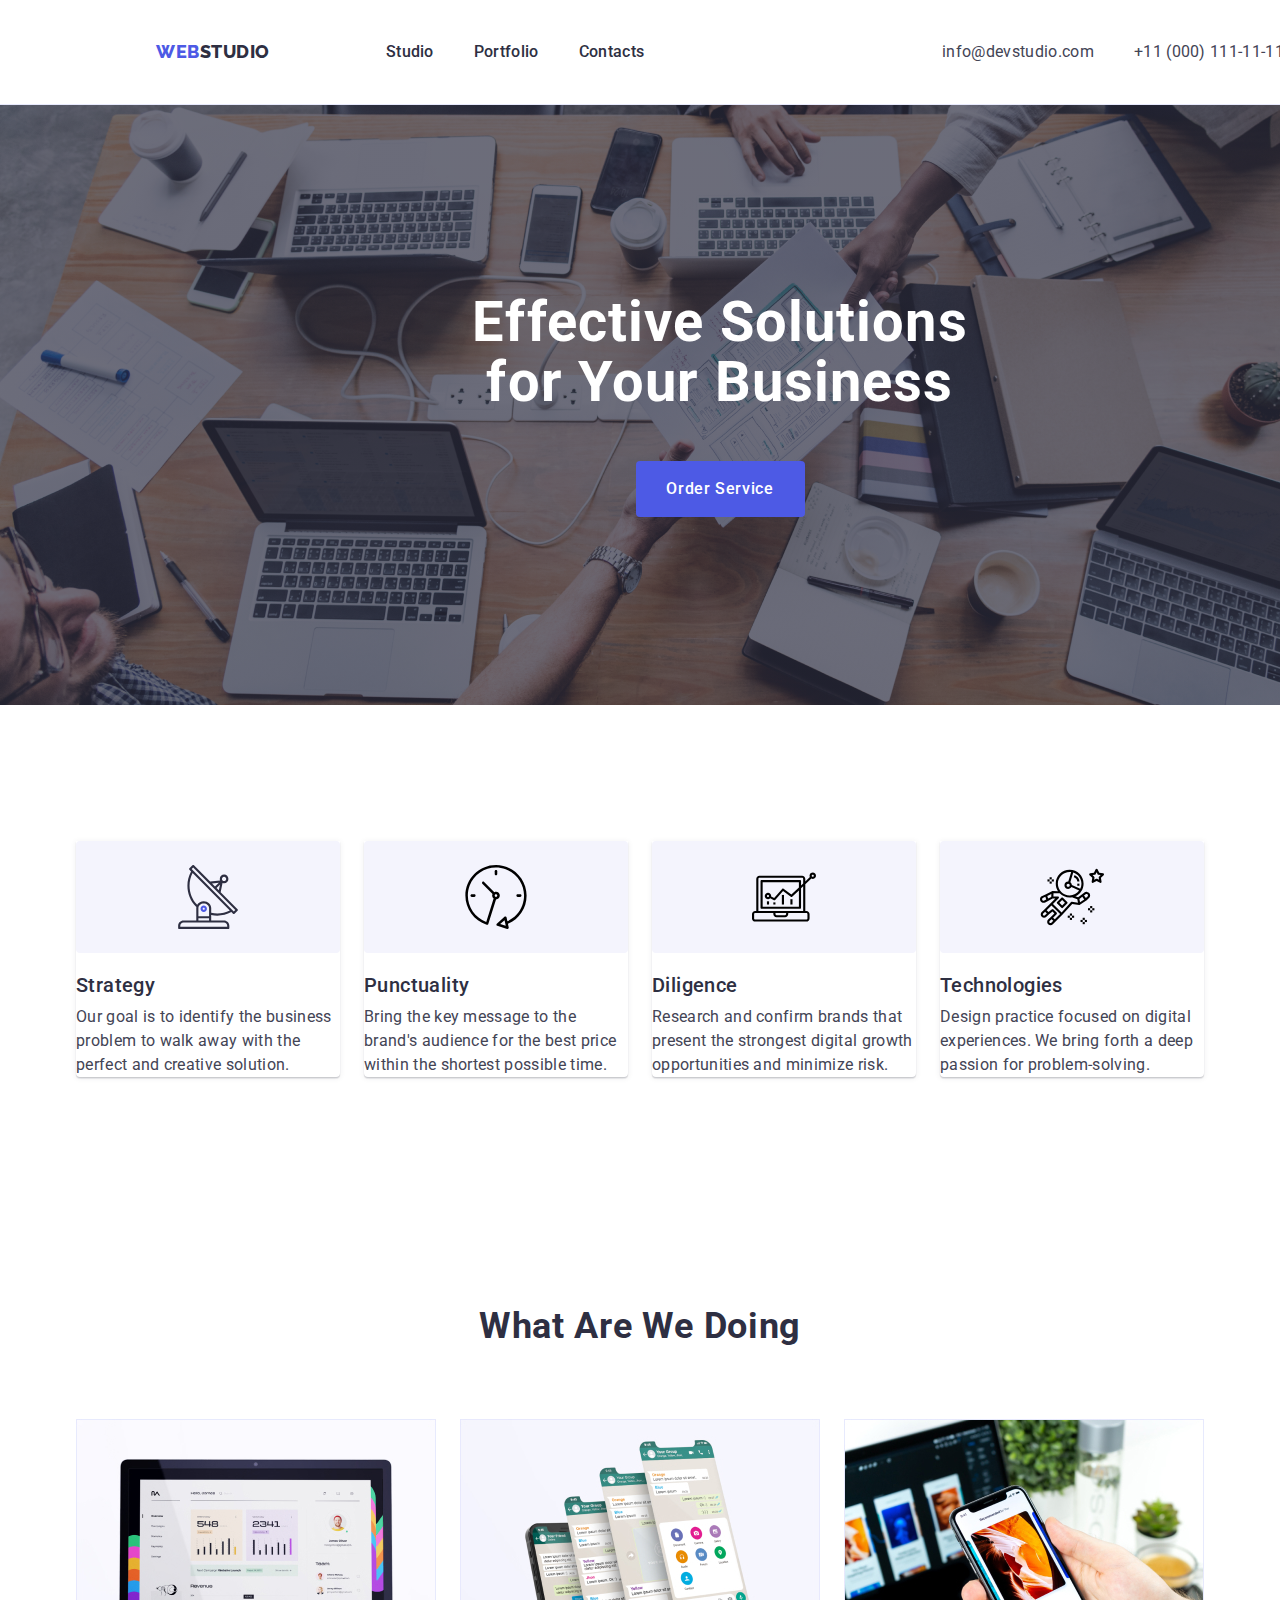
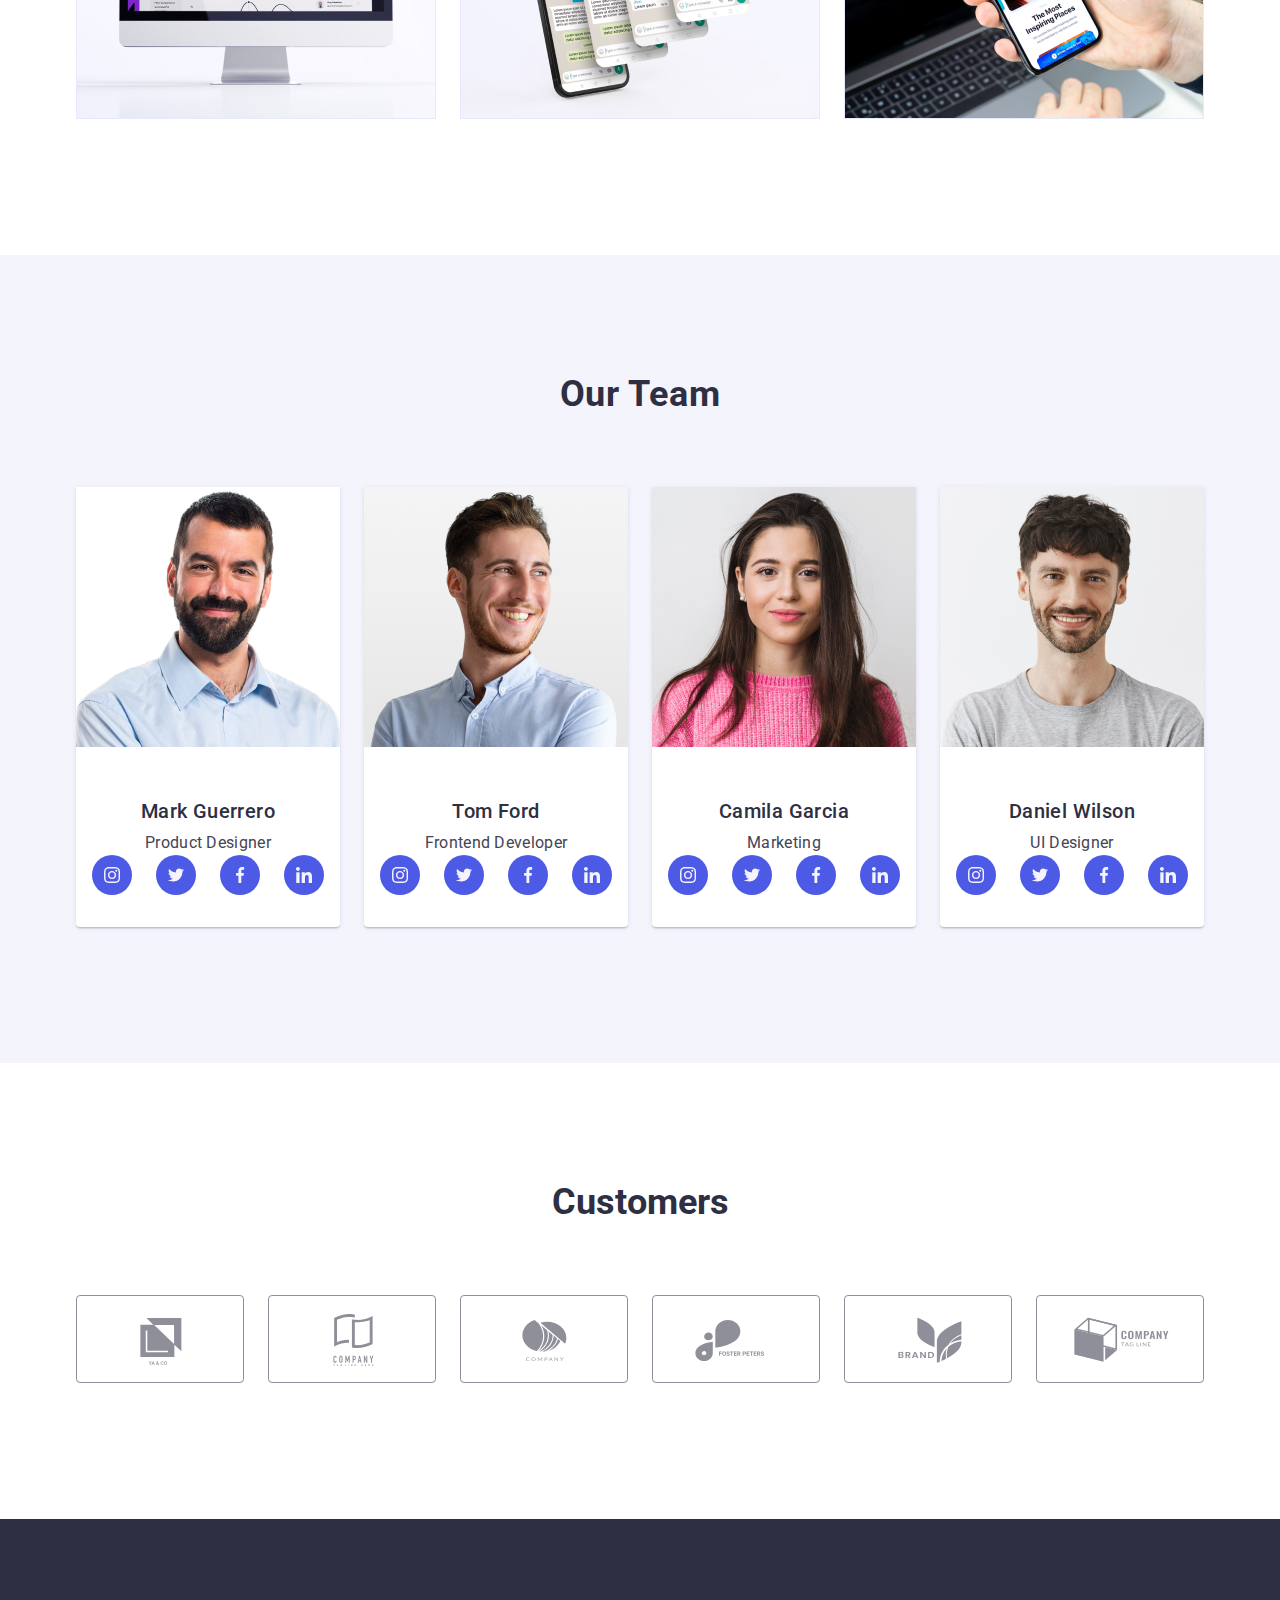
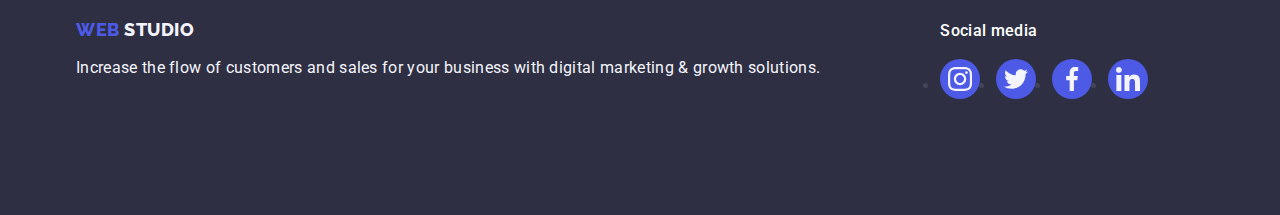
<file: index.html>
<!DOCTYPE html>
<html lang="en">
  <head>
    <meta charset="UTF-8">
    <meta name="viewport" content="width=device-width, initial-scale=1.0">
    <title>WEBSTUDIO</title>
    <link
      rel="stylesheet"
      href="https://cdnjs.cloudflare.com/ajax/libs/modern-normalize/2.0.0/modern-normalize.min.css">
    <link rel="preconnect" href="https://fonts.googleapis.com">
    <link rel="preconnect" href="https://fonts.gstatic.com" crossorigin>
    <link href="https://fonts.googleapis.com/css2?family=Raleway:wght@700&family=Roboto:wght@400;500;700;900&display=swap" rel="stylesheet">
    <link rel="stylesheet" href="./css/styles.css">
  </head>
  <body class="project">
    <header class="top-head">
      <!-- LOGO -->
      <div class="topdiv container">
        <nav class="navig">
          <a class="logo link first-logo" href="./index.html">
            Web<span class="logo-studio-dark">Studio</span>
          </a>

          <ul class="list top-line">
            <li><a class="index link top" href="./index.html">Studio</a></li>
            <li>
              <a class="index link top" href="./portfolio.html">Portfolio</a>
            </li>
            <li><a class="index link top" href="">Contacts</a></li>
          </ul>
        </nav>
        <address class="add">
          <ul class="list top-line">
            <li>
              <a class="contact link top" href="mailto:info@devstudio.com"
                >info@devstudio.com</a
              >
            </li>
            <li>
              <a class="contact link top" href="tel:+110001111111"
                >+11 (000) 111-11-11</a
              >
            </li>
          </ul>
        </address>
      </div>
    </header>
    <main>
      <!-- Effective Solutions for Your Business -->
      <section class="first section hero">
        <div class="container">
          <h1 class="title section-title">
            Effective Solutions for Your Business
          </h1>

          <button class="btn first-button" type="button">Order Service</button>
        </div>
      </section>

      <!--Second SECTION-->
      <section class="second section first-row">
        <div class="container">
          <h2 class="secondtitle visually-hidden">OUR SKILLS</h2>
          <ul class="list first-row-list">
            <li class="last-element">
              <div class="frsticn">
                <svg width="64" height="64">
                  <use href="./images/icons.svg#icon-antenna-1"></use>
                </svg>
              </div>
              <h3 class="titlefour title-first-element">Strategy</h3>
              <p class="firsttitle">
                Our goal is to identify the business problem to walk away with
                the perfect and creative solution.
              </p>
            </li>
            <li class="last-element">
              <div class="frsticn">
                <svg width="64" height="64">
                  <use href="./images/icons.svg#icon-clock-1"></use>
                </svg>
              </div>
              <h3 class="titlefour title-first-element">Punctuality</h3>
              <p class="firsttitle">
                Bring the key message to the brand's audience for the best price
                within the shortest possible time.
              </p>
            </li>
            <li class="last-element">
              <div class="frsticn">
                <svg width="64" height="64">
                  <use href="./images/icons.svg#icon-diagram-1"></use>
                </svg>
              </div>
              <h3 class="titlefour title-first-element">Diligence</h3>
              <p class="firsttitle">
                Research and confirm brands that present the strongest digital
                growth opportunities and minimize risk.
              </p>
            </li>
            <li class="last-element">
              <div class="frsticn">
                <svg width="64" height="64">
                  <use href="./images/icons.svg#icon-astronaut-1"></use>
                </svg>
              </div>
              <h3 class="titlefour title-first-element">Technologies</h3>
              <p class="firsttitle">
                Design practice focused on digital experiences. We bring forth a
                deep passion for problem-solving.
              </p>
            </li>
          </ul>
        </div>
      </section>

      <!--Third Section-->
      <section class="section third-section">
        <div class="container">
          <h2 class="titleh title-second-element">What are we doing</h2>
          <ul class="list second-row-list">
            <li class="second-element">
              <img src="images/img1.jpg" alt="computer" width="360">
            </li>
            <li class="second-element">
              <img src="images/img2.jpg" alt="screenshot" width="360">
            </li>
            <li class="second-element">
              <img src="images/img3.jpg" alt="phone and computer" width="360">
            </li>
          </ul>
        </div>
      </section>

      <!--Fourth Section-->
      <section class="lastsection section last-row">
        <div class="container">
          <h2 class="team last-title">Our Team</h2>

          <ul class="list last-list">
            <li class="teamp last-element">
              <img src="./images/img4.jpg" alt="Mark Guerrero" width="264">
              <div class="first-name">
                <h3 class="titlefour title-name">Mark Guerrero</h3>
                <p class="firsttitle job">Product Designer</p>
                <ul class="social">
                  <li class="inst">
                    <a href="" class="media">
                      <svg width="16" height="16" class="firstr">
                        <use href="./images/icons.svg#icon-instagram-2"></use>
                      </svg>
                    </a>
                  </li>
                  <li class="inst">
                    <a href="" class="media">
                      <svg width="16" height="16" class="firstr">
                        <use href="./images/icons.svg#icon-twitter-1"></use>
                      </svg>
                    </a>
                  </li>
                  <li class="inst">
                    <a href="" class="media">
                      <svg width="16" height="16" class="firstr">
                        <use href="./images/icons.svg#icon-facebook-1"></use>
                      </svg>
                    </a>
                  </li>
                  <li class="inst">
                    <a href="" class="media">
                      <svg width="16" height="16" class="firstr">
                        <use href="./images/icons.svg#icon-linkedin-1"></use>
                      </svg>
                    </a>
                  </li>
                </ul>
              </div>
            </li>
            <li class="teamp last-element">
              <img src="./images/img5.jpg" alt="Tom Ford" width="264">
              <div class="first-name">
                <h3 class="titlefour title-name">Tom Ford</h3>
                <p class="firsttitle job">Frontend Developer</p>
                <ul class="social">
                  <li class="inst">
                    <a href="" class="media">
                      <svg width="16" height="16" class="firstr">
                        <use href="./images/icons.svg#icon-instagram-2"></use>
                      </svg>
                    </a>
                  </li>
                  <li class="inst">
                    <a href="" class="media">
                      <svg width="16" height="16" class="firstr">
                        <use href="./images/icons.svg#icon-twitter-1"></use>
                      </svg>
                    </a>
                  </li>
                  <li class="inst">
                    <a href="" class="media">
                      <svg width="16" height="16" class="firstr">
                        <use href="./images/icons.svg#icon-facebook-1"></use>
                      </svg>
                    </a>
                  </li>
                  <li class="inst">
                    <a href="" class="media">
                      <svg width="16" height="16" class="firstr">
                        <use href="./images/icons.svg#icon-linkedin-1"></use>
                      </svg>
                    </a>
                  </li>
                </ul>
              </div>
            </li>
            <li class="teamp last-element">
              <img src="./images/img6.jpg" alt="Camila Garcia" width="264">
              <div class="first-name">
                <h3 class="titlefour title-name">Camila Garcia</h3>
                <p class="firsttitle job">Marketing</p>
                <ul class="social">
                  <li class="inst">
                    <a href="" class="media">
                      <svg width="16" height="16" class="firstr">
                        <use href="./images/icons.svg#icon-instagram-2"></use>
                      </svg>
                    </a>
                  </li>
                  <li class="inst">
                    <a href="" class="media">
                      <svg width="16" height="16" class="firstr">
                        <use href="./images/icons.svg#icon-twitter-1"></use>
                      </svg>
                    </a>
                  </li>
                  <li class="inst">
                    <a href="" class="media">
                      <svg width="16" height="16" class="firstr">
                        <use href="./images/icons.svg#icon-facebook-1"></use>
                      </svg>
                    </a>
                  </li>
                  <li class="inst">
                    <a href="" class="media">
                      <svg width="16" height="16" class="firstr">
                        <use href="./images/icons.svg#icon-linkedin-1"></use>
                      </svg>
                    </a>
                  </li>
                </ul>
              </div>
            </li>
            <li class="teamp last-element">
              <img src="./images/img7.jpg" alt="Daniel Wilson" width="264">
              <div class="first-name">
                <h3 class="titlefour title-name">Daniel Wilson</h3>
                <p class="firsttitle job">UI Designer</p>
                <ul class="social">
                  <li class="inst">
                    <a href="" class="media">
                      <svg width="16" height="16" class="firstr">
                        <use href="./images/icons.svg#icon-instagram-2"></use>
                      </svg>
                    </a>
                  </li>
                  <li class="inst">
                    <a href="" class="media">
                      <svg width="16" height="16" class="firstr">
                        <use href="./images/icons.svg#icon-twitter-1"></use>
                      </svg>
                    </a>
                  </li>
                  <li class="inst">
                    <a href="" class="media">
                      <svg width="16" height="16" class="firstr">
                        <use href="./images/icons.svg#icon-facebook-1"></use>
                      </svg>
                    </a>
                  </li>
                  <li class="inst">
                    <a href="" class="media">
                      <svg width="16" height="16" class="firstr">
                        <use href="./images/icons.svg#icon-linkedin-1"></use>
                      </svg>
                    </a>
                  </li>
                </ul>
              </div>
            </li>
          </ul>
        </div>
      </section>

      <!--Fifth Section-->
      <section class="cust-class">
        <div class="container">
            <h2 class="tittle-custm">Customers</h2>
            <ul class="custm-list">
                
                <li class="section-five">
                    <a href="" class="link-customer">
                        <svg width="104" height="56" class="icon-custom">
                            <use href="./images/icons.svg#icon-Logo-2"></use>
                        </svg>
                    </a>
                </li>
                <li class="section-five">
                    <a href="" class="link-customer">
                        <svg width="104" height="56" class="icon-custom">
                            <use href="./images/icons.svg#icon-Logo-3"></use>
                        </svg>
                    </a>
                </li>
                <li class="section-five">
                    <a href="" class="link-customer">
                        <svg width="104" height="56" class="icon-custom">
                            <use href="./images/icons.svg#icon-Logo-4"></use>
                        </svg>
                    </a>
                </li>
                <li class="section-five">
                    <a href="" class="link-customer">
                        <svg width="104" height="56" class="icon-custom">
                            <use href="./images/icons.svg#icon-Logo-5"></use>
                        </svg>
                    </a>
                </li>
                <li class="section-five">
                    <a href="" class="link-customer">
                        <svg width="104" height="56" class="icon-custom">
                            <use href="./images/icons.svg#icon-Logo-6"></use>
                        </svg>
                    </a>
                </li>
                <li class="section-five">
                    <a href="" class="link-customer">
                        <svg width="104" height="56" class="icon-custom">
                            <use href="./images/icons.svg#icon-Logo-7"></use>
                        </svg>
                    </a>
                </li>
            </ul>
        </div>
      </section>
    </main>

    <!-- FOOTER SECTION -->
    <footer class="lastpart">
      <div class="container lastcontainer">
        <div class="footlogo">
        <a class="logo link logo-st" href="./index.html">
          Web <span class="logoc">Studio</span>
        </a>
        <p class="description last-description">
          Increase the flow of customers and sales for your business with
          digital marketing & growth solutions.
        </p>
      </div>

      <div class="socialmediadiv">
        <p class="soctext">Social media</p>
        <ul class="lastdivclass">

            <li class="lastdivelement">
                <a href="" class="lastdivlink">            
                    <svg width="24" height="24" class="lastsocial">
                        <use href="./images/icons.svg#icon-instagram-2"></use>
                    </svg>
                </a>
            </li>

            <li class="lastdivelement">
                <a href="" class="lastdivlink">            
                    <svg width="24" height="24" class="lastsocial">
                        <use href="./images/icons.svg#icon-twitter-1"></use>
                    </svg>
                </a>
            </li>

            <li class="lastdivelement">
                <a href="" class="lastdivlink">            
                    <svg width="24" height="24" class="lastsocial">
                        <use href="./images/icons.svg#icon-facebook-1"></use>
                    </svg>
                </a>
            </li>

            <li class="lastdivelement">
                <a href="" class="lastdivlink">            
                    <svg width="24" height="24" class="lastsocial">
                        <use href="./images/icons.svg#icon-linkedin-1"></use>
                    </svg>
                </a>
            </li>
        </ul>
      </div>
      </div>
    </footer>
  </body>
</html>
</file>
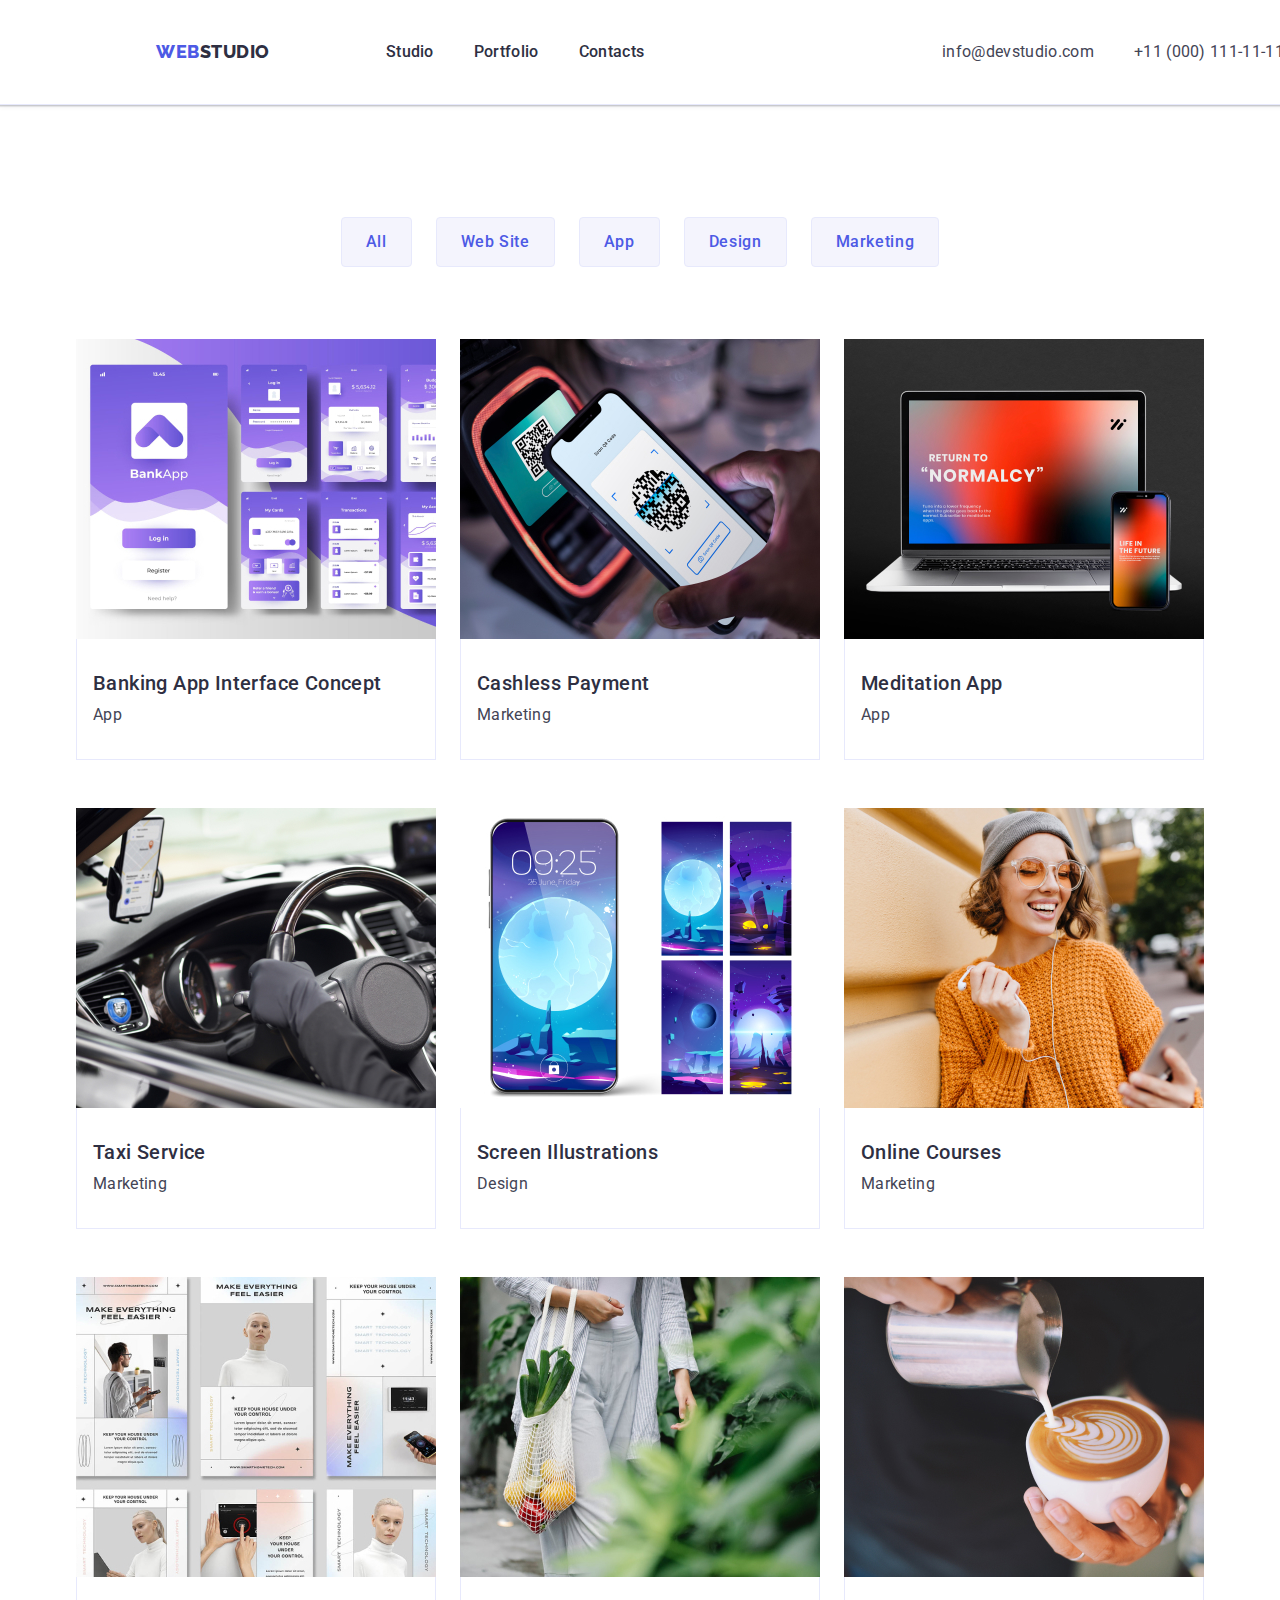
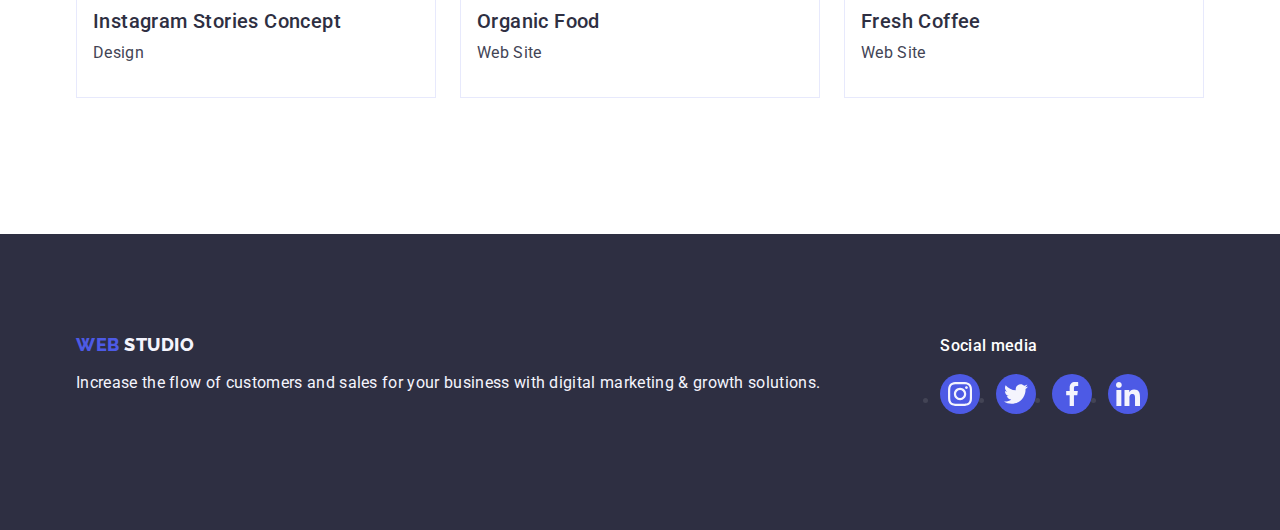
<file: portfolio.html>
<!DOCTYPE html>
<html lang="en">
<head>
    <meta charset="UTF-8">
    <meta name="viewport" content="width=device-width, initial-scale=1.0">
    <title>WEBSTUDIO</title>
    <link rel="stylesheet" href="https://cdnjs.cloudflare.com/ajax/libs/modern-normalize/2.0.0/modern-normalize.min.css">
<link rel="preconnect" href="https://fonts.googleapis.com">
<link rel="preconnect" href="https://fonts.gstatic.com" crossorigin>
<link href="https://fonts.googleapis.com/css2?family=Raleway:wght@700&family=Roboto:wght@400;500;700;900&display=swap" rel="stylesheet">
    <link rel="stylesheet" href="./css/styles.css">
</head>
<body class="project">
<header class="top-head">
<div class="topdiv container">
<nav class="navig">
    <a class="logo link" href="./index.html">
        Web<span class="logo-studio-dark">Studio</span>
    </a>
    <ul class="list top-line">
        <li> <a class="index link top" href="./index.html">Studio</a></li>
        <li> <a class="index link top" href="./portfolio.html">Portfolio</a></li>
        <li> <a  class="index link top" href="">Contacts</a></li>
    </ul>
</nav>
    <address class="add">
    <ul class="list top-line">
        <li>
            <a class="contact link top" href="mailto:info@devstudio.com">info@devstudio.com</a>
        </li>
        <li>
            <a  class="contact link top" href="tel:+110001111111">+11 (000) 111-11-11</a>
        </li>
    </ul>
    </address>
</div>
    </header>
    <!-- FILTERS -->
<main>
    <section class="section portf-section">
        <div class="container">
        <h1 class="visually-hidden">EXPLORE US</h1>
    <ul class="list main-list">
        <li>
            <button class="firstbtn main-btn" type="button">All</button>
        </li>
        <li>
            <button class="firstbtn main-btn" type ="button">Web Site</button>
        </li>
        <li> <button class="firstbtn main-btn" type="button">App</button>
        </li>
        <li>
            <button class="firstbtn main-btn" type="button">Design</button>
        </li>
        <li>
            <button class="firstbtn main-btn" type="button">Marketing</button>
        </li>
    </ul>
    <!-- ROW1 -->
        <ul class="list card-list">
            <li class="card-element">
            <a href="" class="link">
                <img src="./images/BankingApp.jpg" alt="Banking Interface" width="360">
                <div class="app">
                <h2 class="titlefour card-title">Banking App Interface Concept</h2>
                <p class="firsttitle">App</p>
                </div>
            </a>
            </li>
            <li class="card-element">
                <a href="" class="link">
                <img src="./images/CashlessPayment.jpg" alt="Payment" width="360">
                <div class="app">
                <h2 class="titlefour card-title">Cashless Payment</h2>
                <p class="firsttitle">Marketing</p>
                </div>
            </a>
            </li>
            <li class="card-element">
                <a href="" class="link">
                <img src="images/MeditationApp.jpg" alt="App" width="360">
                <div class="app">
                <h2 class="titlefour card-title">Meditation App</h2>
             <p class="firsttitle">App</p>
            </div>
            </a>
            </li>
    <!-- ROW2 -->
            <li class="card-element">
                <a href="" class="link">
                <img src="./images/TaxiService.jpg" alt="Taxi" width="360">
                <div class="app">
                <h2 class="titlefour card-title">Taxi Service</h2>
                <p class="firsttitle">Marketing</p>
                </div>
            </a>
            </li>
            <li class="card-element">
                <a href="" class="link">
                <img src="./images/ScreenIllustrations.jpg" alt="Phone Screen" width="360">
                <div class="app">
                <h2 class="titlefour card-title">Screen Illustrations</h2>
                <p class="firsttitle">Design</p>
                </div>
            </a>
            </li>
            <li class="card-element">
                <a href="" class="link">
                <img src="./images/OnlineCourses.jpg" alt="Online Courses" width="360">
                <div class="app">
                <h2 class="titlefour card-title">Online Courses</h2>
                <p class="firsttitle">Marketing</p>
                </div>
            </a>
            </li>
    <!-- ROW3 -->
            <li class="card-element">
                <a href="" class="link">
                <img src="./images/InstagramStoriesConcept.jpg" alt="Instagram Stories" width="360">
                <div class="app">
                <h2 class="titlefour card-title">Instagram Stories Concept</h2>
                <p class="firsttitle">Design</p>
                </div>
            </a>
            </li>
            <li class="card-element">
                <a href="" class="link">
                <img src="./images/OrganicFood.jpg" alt="Organic Food" width="360">
                <div class="app">
                <h2 class="titlefour card-title">Organic Food</h2>
                <p class="firsttitle">Web Site</p>
                </div>
            </a>
            </li>
            <li class="card-element">
                <a href="" class="link">
                <img src="./images/FreshCoffee.jpg" alt="Coffee" width="360">
                <div class="app">
                <h2 class="titlefour card-title">Fresh Coffee</h2>
                <p class="firsttitle">Web Site</p>
                </div>
            </a>
            </li>
        </ul>
        </div>
    </section>
</main>

  <!-- FOOTER SECTION -->

<footer class="lastpart">
    <div class="container lastcontainer">
      <div class="footlogo">
      <a class="logo link logo-st" href="./index.html">
        Web <span class="logoc">Studio</span>
      </a>
      <p class="description last-description">
        Increase the flow of customers and sales for your business with
        digital marketing & growth solutions.
      </p>
    </div>

    <div class="socialmediadiv">
      <p class="soctext">Social media</p>
      <ul class="lastdivclass">

          <li class="lastdivelement">
              <a href="" class="lastdivlink">            
                  <svg width="24" height="24" class="lastsocial">
                      <use href="./images/icons.svg#icon-instagram-2"></use>
                  </svg>
              </a>
          </li>

          <li class="lastdivelement">
              <a href="" class="lastdivlink">            
                  <svg width="24" height="24" class="lastsocial">
                      <use href="./images/icons.svg#icon-twitter-1"></use>
                  </svg>
              </a>
          </li>

          <li class="lastdivelement">
              <a href="" class="lastdivlink">            
                  <svg width="24" height="24" class="lastsocial">
                      <use href="./images/icons.svg#icon-facebook-1"></use>
                  </svg>
              </a>
          </li>

          <li class="lastdivelement">
              <a href="" class="lastdivlink">            
                  <svg width="24" height="24" class="lastsocial">
                      <use href="./images/icons.svg#icon-linkedin-1"></use>
                  </svg>
              </a>
          </li>
      </ul>
    </div>
    </div>
  </footer>
</body>
</html>
</file>
<file: css/styles.css>
*,
*::before,
*::after {
  box-sizing: border-box;
}

.navig {
    display:flex;
    margin: 0px;
    padding: 0px;
    align-items: center;
    gap: 40px;
}

.topdiv {
    display: flex;
    justify-content: space-between;
}

.first-button {
    display: block;
    align-items: center;
    gap: 10px;
    min-width: 169px;
    height: 56px;
    border: none;
    background-color: var(--button-color);
    border-radius: 4px;
    cursor: pointer;
    margin: 0 auto;
}

.top-head {
    border-bottom: 1px solid #E7E9FC;
   box-shadow: 0px 2px 1px rgba(46, 47, 66, 0.08),
        0px 1px 1px rgba(46, 47, 66, 0.16),
        0px 1px 6px  rgba(46, 47, 66, 0.08);
        width: 1440px;
        flex-shrink: 0;
}

.top-line {
    display: flex;
    justify-content: space-between;
    gap: 40px;
}

img {
    display:block;
}

:root {
    --brand-color: #FFFFFFFF;
    --blue: #4D5AE5;
    --dark-blue: #2E2F42;
    --more-blue: #434455;
    --light-color: #F4F4FD;
    --logo-color: #f4f4f4fd;
    --button-color: #4D5AE5;
    --main-button: #E7E9FC;
}

.container {
    width: 1158px;
    margin: 0 auto;
    padding: 0 15px;
}

.section {
    padding-top: 94px;
    padding-bottom: 94px;
}

body {
    font-family: "Roboto", sans-serif;
    color: #434455;
    background-color: var(--brand-color);
}

p {
    margin: 0;
}

h2 {
    margin: 0;
}

div {
    display: block;
}

ul {
    padding: 0%;
}

.logo {
    font-family: "Raleway", sans-serif;
    font-weight: 800;
    font-size: 18px;
    line-height: 1.17;
    letter-spacing: 0.03em;
    text-transform: uppercase;
    color: var(--blue);
    margin-right: 76px;
}

.link {
    text-decoration: none;
    display: block;
}
.link:hover {

    box-shadow: 0px 1px 6px rgba(46, 47, 66, 0.08), 0px 1px 1px rgba(46, 47, 66, 0.16), 0px 2px 1px rgba(46, 47, 66, 0.08);
}

.link:focus {
    box-shadow: 0px 1px 6px rgba(46, 47, 66, 0.08), 0px 1px 1px rgba(46, 47, 66, 0.16), 0px 2px 1px rgba(46, 47, 66, 0.08);

}

.logo-studio-dark {
    color: var(--dark-blue);
}

.list {
    list-style: none;
}

.contacts{
    font-style: normal;
}

.contacts{
    line-height: 1.5;
    letter-spacing: 0.02em;
    color: var(--more-blue);
    font-style: normal;
}

.index {
    font-weight: 500;
    font-size: 16px;
    line-height: 1.5;
    letter-spacing: 0.02em;
    color: var(--dark-blue);
    text-decoration: none;
}

.index:hover {
    color: #404BBF;
}

.index:focus {
    color: #404BBF;
}

.contact {
    color: var(--more-blue);
    line-height: 1.5;
    letter-spacing: 0.02em;
    font-style: normal;
}

.contact:hover{
    color:#404bbf;
}

.contact:focus{
    color: #404BBF;
}

.first {
    color: var(--dark-blue);
    background-color: var(--dark-blue);
    padding: 188px 0;
    width: 1440px;
    height: 600px;
    flex-shrink: 0;
    align-items: center;
}

.title{
    font-size: 56px;
    line-height: 1.07;
    text-align: center;
    letter-spacing: 0.02em;
    color: #FFFFFF;
}

.section-title {
    max-width: 496px;
    margin: 0 auto;
    padding-bottom: 48px;
}

.btn {
    font-family: "Roboto", sans-serif;
    font-weight: 500;
    font-size: 16px;
    line-height: 1.5;
    letter-spacing: 0.04em;
    color: #FFFFFF;
}

.btn:hover{
    background-color: #404BBF;
}

.btn:focus{
    background-color: #404BBF;
}

.btn {
    cursor:pointer;
}

.titlefour {
    font-weight: 500;
    font-size: 20px;
    line-height: 1.2;
    letter-spacing: 0.02em;
    color: var(--dark-blue);
}

.firsttitle {
    line-height: 1.5;
    letter-spacing: 0.02em;
    font-size: 16px;
}

.titleh {
    font-size: 36px;
    line-height: 1.11;
    text-align: center;
    letter-spacing: 0.02em;
    text-transform: capitalize;
    color: var(--dark-blue);
}

.lastsection{
    background-color: #F4F4FD;
}

.team {
    font-size: 36px;
    line-height: 1.11;
    text-align: center;
    letter-spacing: 0.02em;
    text-transform: capitalize;
    color: var(--dark-blue);
}

.ord {
    background-color:  #FFFFFFFF;
}

.lastpart{
    background-color: var(--dark-blue);
    padding: 100px 0;
}

.description {
    line-height: 1.5;
    color: var(--light-color);
    letter-spacing: 0.02em;
}

.custom-class {
    font-weight: 500;
    font-size: 20px;
    line-height: 1.2;
    letter-spacing: 0.02em;
    color: var(--dark-blue);
}

.teamp {
    background-color: #FFFFFFFF;
}

.firsttitle {
    color: var(--more-blue)
}

 .logoc {
    color: #F4F4FD;
}

.firstbtn {
    font-family: "Roboto", sans-serif;
    font-weight: 500;
    font-size: 16px;
    line-height: 1.5;
    letter-spacing: 0.04em;
    color: var(--button-color);
    background-color: var(--light-color);
}

.firstbtn:hover {
    color:#FFFFFFFF;
    background-color: #404BBF;
    box-shadow: 0px 3px 1px rgba(0, 0, 0, 0.1), 0px 2px 1px rgba(0, 0, 0, 0.08), 0px 2px 2px rgba(0, 0, 0, 0.12);
}

.firstbtn:focus {
    color:#FFFFFFFF;
    background-color: #404BBF;
    box-shadow: 0px 3px 1px rgba(0, 0, 0, 0.1), 0px 2px 1px rgba(0, 0, 0, 0.08), 0px 2px 2px rgba(0, 0, 0, 0.12);

}

.firstbtn {
    cursor:pointer;
}

.first-row {
    padding-top: 120px;
    padding-bottom: 120px;
}

.hidden-title {
    visibility: hidden;
    height: 1px;
    overflow: hidden;
    position: absolute;
    white-space: nowrap;
    width: 1px;
}

.first-row-list {
    display: flex;
    gap: 24px;
}

.title-first-element {
    margin-bottom: 8px;
}

.third-section {
    padding-bottom: 120px;
}

.title-second-element {
    margin-bottom: 72px;
}

.second-row-list {
    display: flex;
    gap: 24px;
}

.last-row {
    display: flex;
    padding: 120px 0;
}

.last-title {
    margin-bottom: 72px;
}

.last-list {
    display: flex;
    gap: 24px;
}

.last-element {
    border-top-left-radius: 0px;
        border-top-right-radius: 0px;
        border-bottom-right-radius: 4px;
        border-bottom-left-radius: 4px;
        box-shadow: 0px 1px 6px rgba(46, 47, 66, 0.08), 0px 1px 1px rgba(46, 47, 66, 0.16), 0px 2px 1px rgba(46, 47, 66, 0.08);
}

.first-name {
    padding: 32px 0;
}

.title-name {
    text-align: center;
    margin-bottom: 8px;
}

.job {
    text-align: center;
}

.logo-st {
    display: inline-block;
    margin-bottom: 16px;
}

.last-decription {
    max-width: 264px;
}

.portf-section {
    padding-top: 96px;
    padding-bottom: 120px;
}

.main-list {
    display: flex;
    justify-content: center;
    gap: 24px;
    margin-bottom: 72px;
}

.main-btn {
    border: 1px solid var(--main-button);
    border-radius: 4px;
    padding: 12px 24px;
}

.main-btn:hover {
    border: 1px solid transparent;
}

.main-btn:focus {
    border: 1px solid transparent;
}

.card-list {
    display: flex;
    flex-wrap: wrap;
    column-gap: 24px;
    row-gap: 48px;
    padding: 0%;
}

.app {
    padding: 32px 16px;
    border: 1px solid #E7E9FC;
    border-top: none;
}

.card-title {
    margin-bottom: 8px;
}

.top {
    padding: 24px 0;
}

 .visually-hidden {
     position: absolute;
     width: 1px;
     height: 1px;
     margin: -1px;
     border: 0;
     padding: 0;
     white-space: nowrap;
     clip-path: inset(100%);
     clip: rect(0 0 0 0);
     overflow: hidden;
 }

.last-element {
    width: 100%;
    min-width: 264px;
}

.hero {
background-image: linear-gradient(rgba(46, 47, 66, 0.7), rgba(46, 47, 66, 0.7)), url(../images/people-office.jpg);
    max-width: 1440px;
    background-repeat: no-repeat;
    background-position: center;
    background-size: cover;
}

.frsticn {
    display: flex;
    align-items: center;
    justify-content: center;
    height: 112px;
    background-color: #F4F4FD;
    border-radius: 4px;
    margin-bottom: 8px;
}
.social {
    display: flex;
    justify-content: center;
    gap: 24px;
    list-style-type: none
}

.media {
    width: 100%;
    height: 100%;
    background-color: #4d5ae5;
    border-radius: 50%;
    display: flex;
    align-items: center;
    justify-content: center;
    gap: 24px;
}

.inst {
    width: 40px;
    height: 40px;
}

.media:hover {
background-color: #404bbf;
} 

.media:focus{
    background-color: #404bbf;
}

.firstr {
    fill: var(--light-color);
}

.cust-class {
    padding-top: 120px;
    padding-bottom: 120px;
}

.tittle-custm {
    font-size: 36px;
    line-height: 1.11;
    color: #2e2f42;
    margin-bottom: 72px;
    text-align: center;
}

.custm-list {
    display: flex;
    justify-content: center;
    gap: 24px;
    list-style-type: none;
}

.section-five {
    width: calc((100% - 120px) / 6);
    height: 88px;
}

.link-customer {
width: 100%;
height: 100%;
border: 1px solid #8e8f99;
border-radius: 4px;
display: flex;
align-items: center;
justify-content: center;
color: #8e8f99;
}

.link-customer:hover {
    border-color: #404bbf;
    color: #404bbf
}

.link-customer:focus {
    border-color: #404bbf;
    color: #404bbf;
}

.icon-custom {
    fill: currentColor;
}

.lastcontainer {
    display: flex;
    align-items: baseline;
}

.footlogo {
    margin-right: 120px;
}

.soctext {
    font-weight: 500;
    line-height: 1.5;
    letter-spacing: 0.02em;
    color: #FFFFFFFF;
    margin-bottom: 16px;

}

.lastdivclass {
    display: flex;
    gap: 16px;
}

.lastdivelement{
    width: 40px;
    height: 40px;
}

.lastdivlink {
width: 100%;
height: 100%;
background-color: var(--blue);
border-radius: 50%;
display: flex;
align-items: center;
justify-content: center;
}

.lastdivlink:hover {
    background-color: #31d0aa;
}

.lastdivlink:focus {
    background-color: #31d0aa;
}

.lastsocial {
    fill: #f4f4fd;
}
</file>
